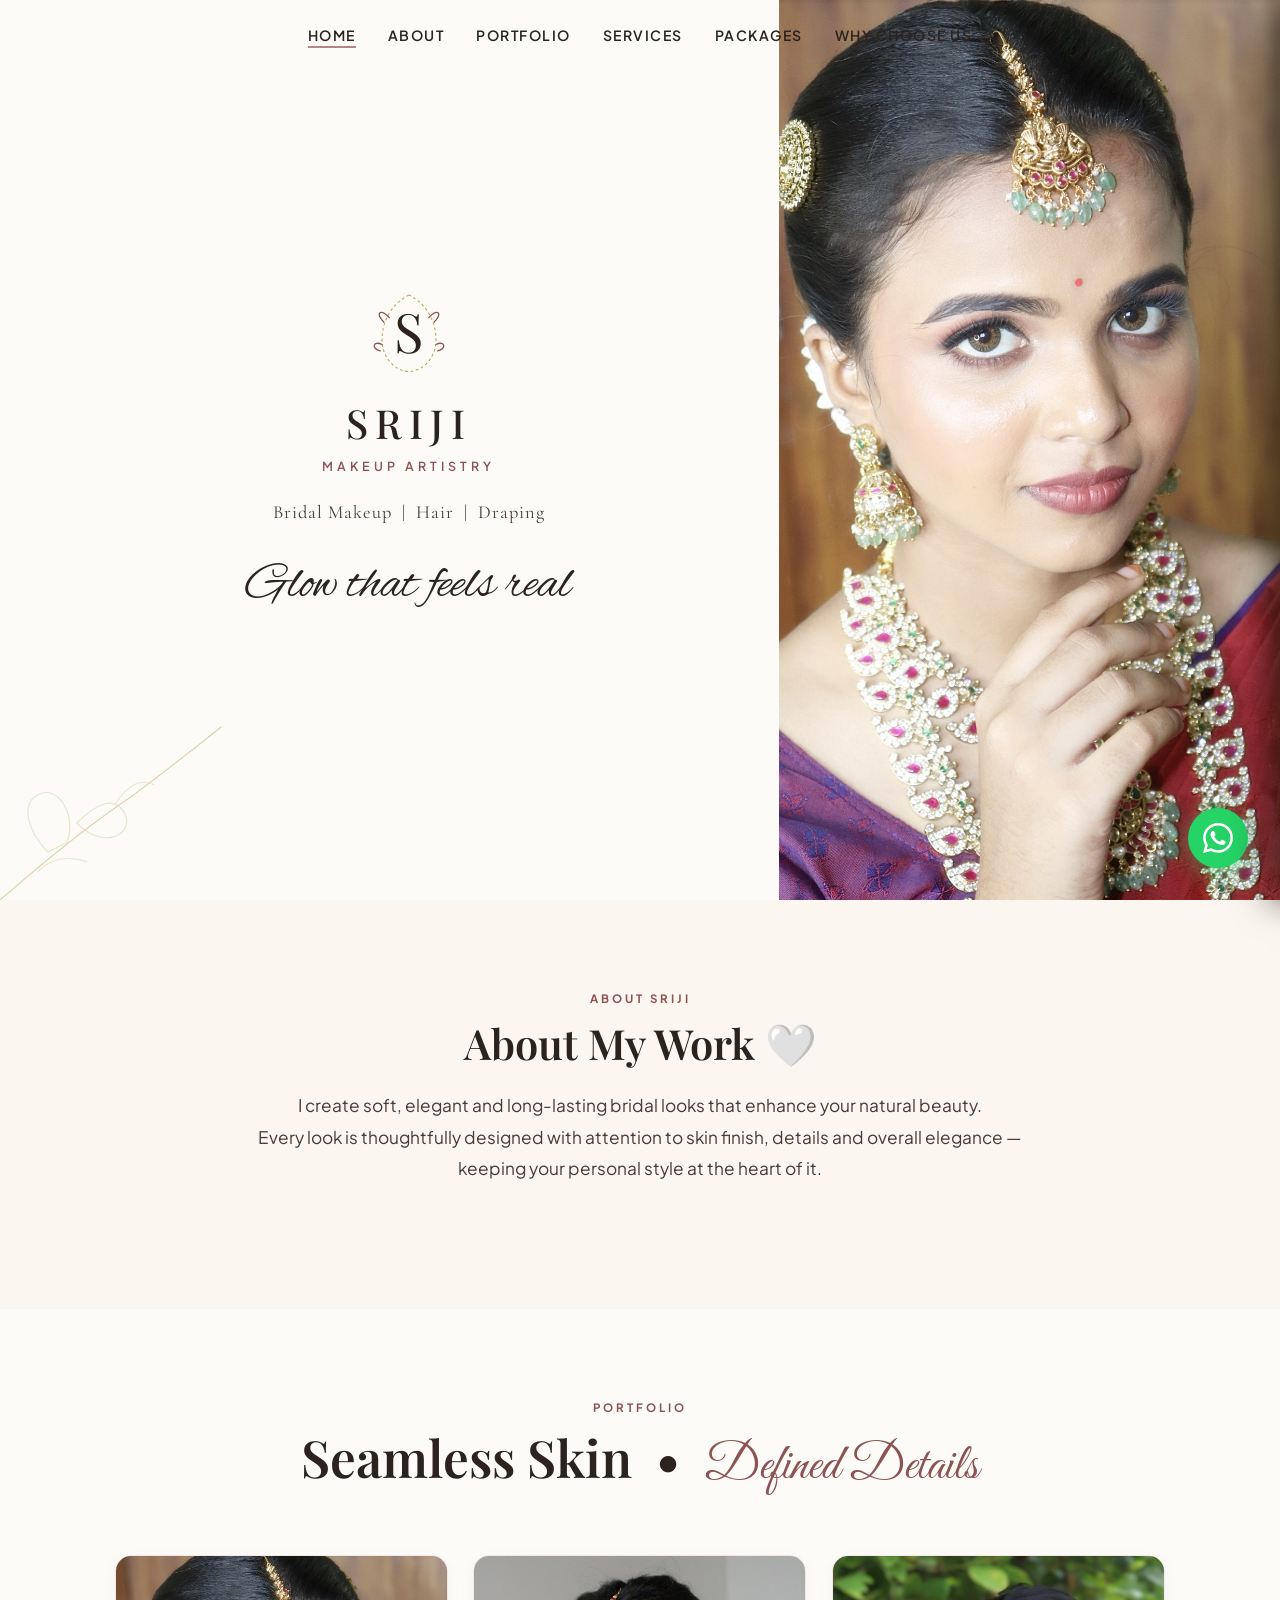
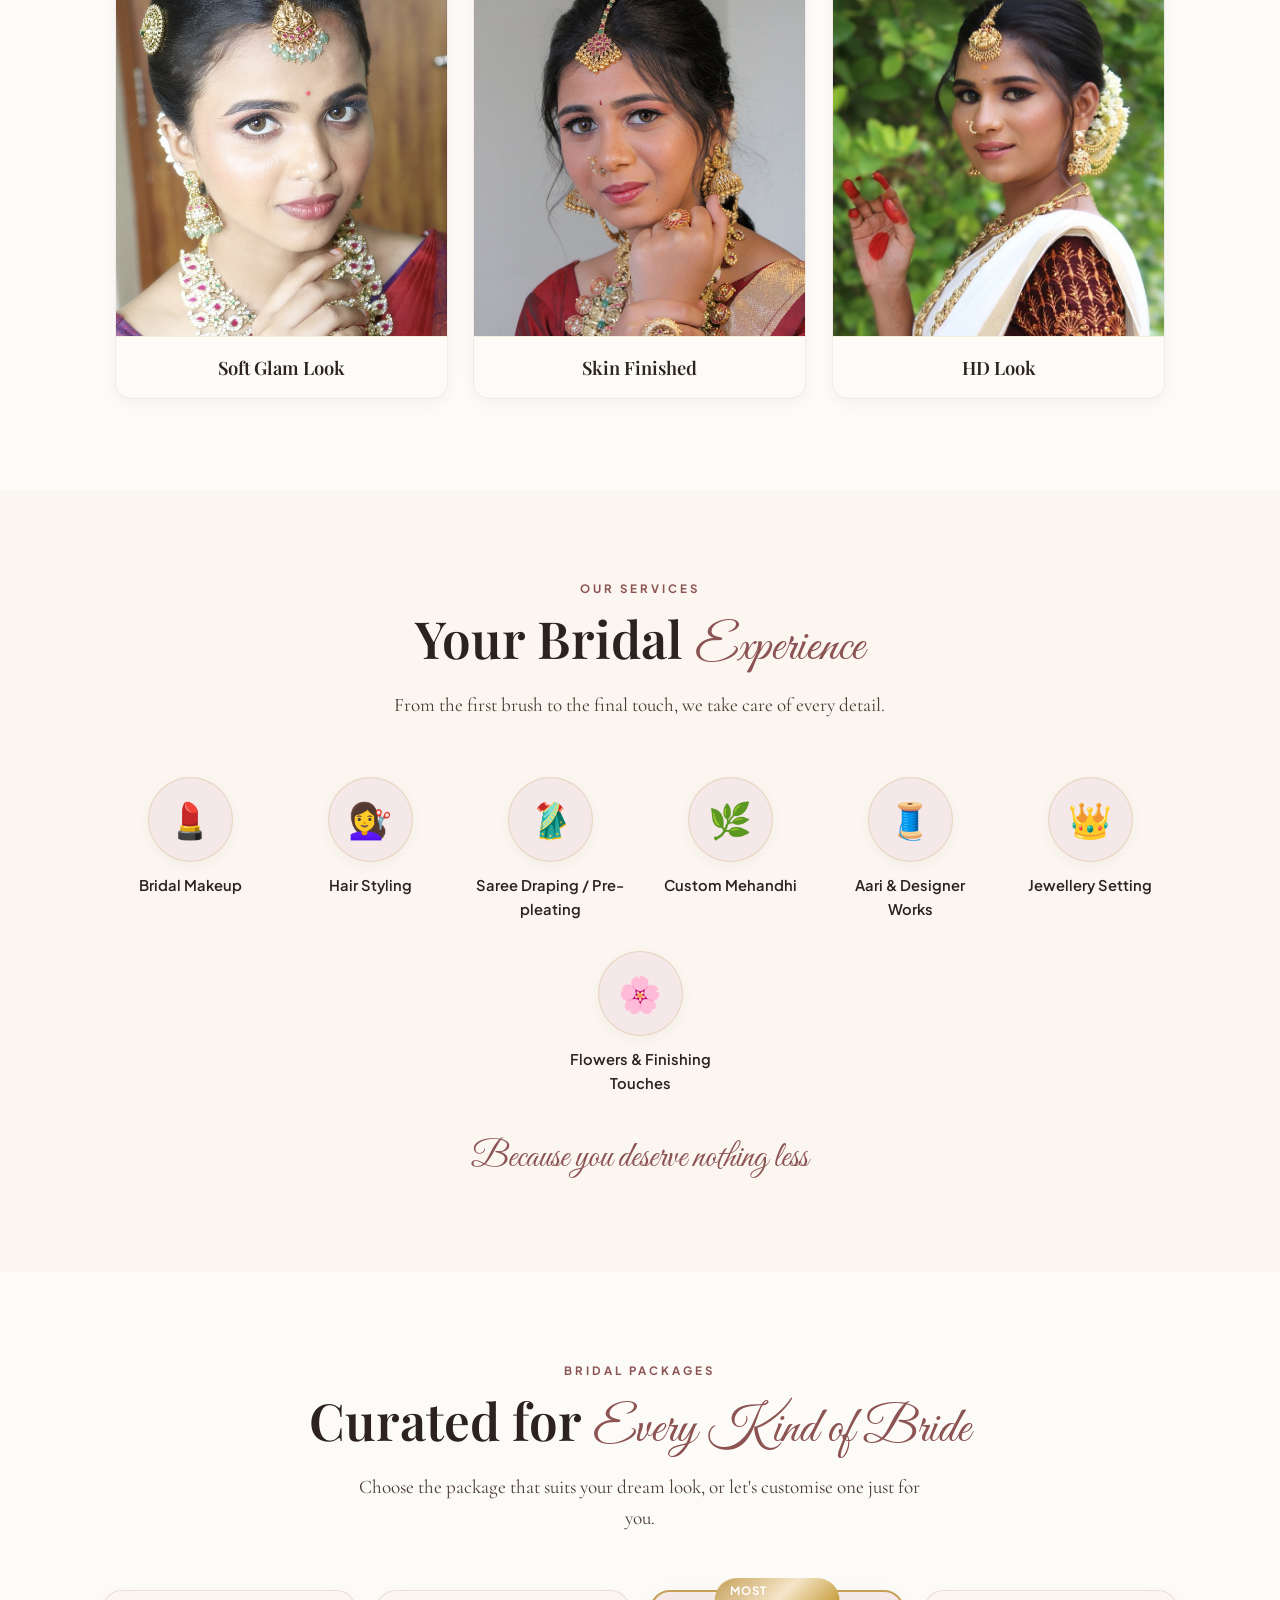
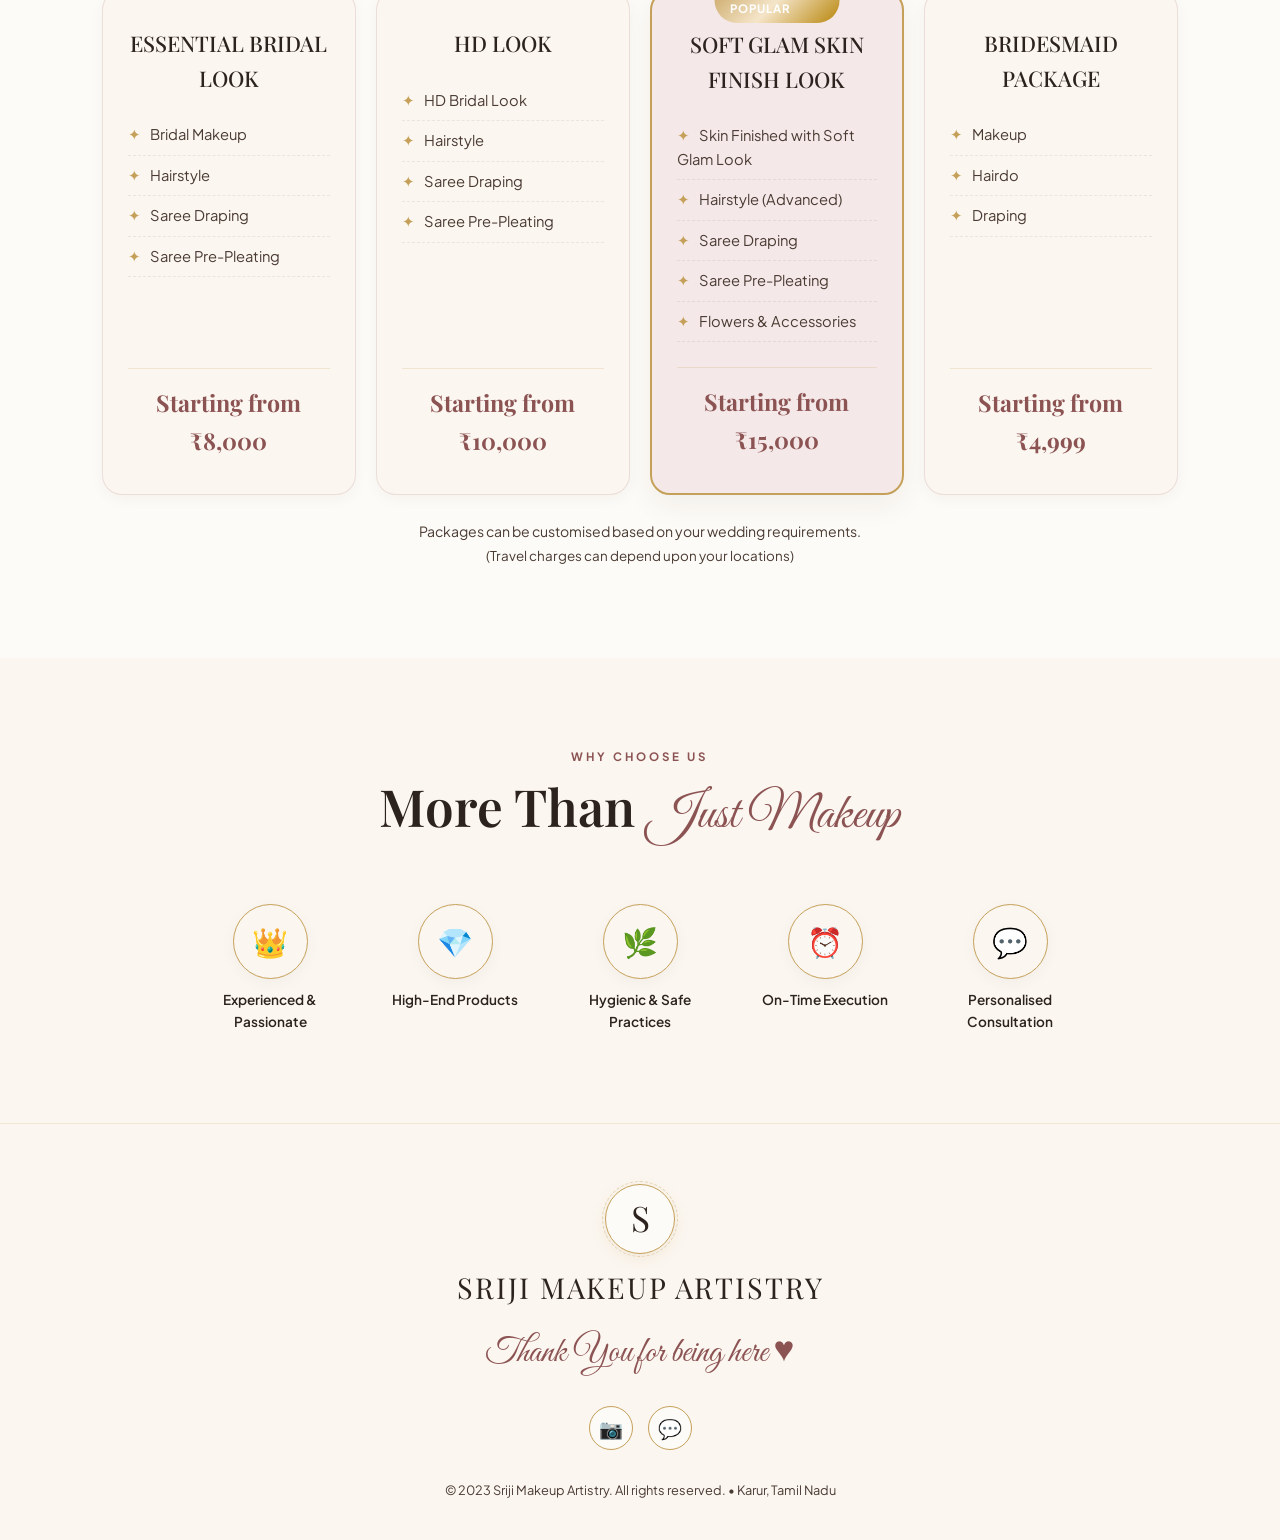
<file: index.html>
<!DOCTYPE html>
<html lang="en">

<head>
  <meta charset="UTF-8">
  <meta name="viewport" content="width=device-width, initial-scale=1.0">
  <title>Sriji Makeup Artistry – Luxury Bridal Studio</title>
  <!-- Google Fonts Import -->
  <link rel="preconnect" href="https://fonts.googleapis.com">
  <link rel="preconnect" href="https://fonts.gstatic.com" crossorigin>
  <link href="https://fonts.googleapis.com/css2?family=Alex+Brush&family=Cormorant+Garamond:ital,wght@0,300;0,400;0,500;0,600;0,700;1,400;1,600&family=Great+Vibes&family=Playfair+Display:ital,wght@0,400;0,500;0,600;0,700;1,400;1,700&family=Plus+Jakarta+Sans:wght@300;400;500;600;700&display=swap" rel="stylesheet">
  <!-- External Design System Stylesheet -->
  <link rel="stylesheet" href="css/style.css">
</head>

<body>

  <!-- SCROLL PROGRESS INDICATOR -->
  <div class="scroll-progress-bar" id="scrollProgressBar"></div>

  <!-- MOBILE SIDEBAR OVERLAY & DRAWER -->
  <div class="mobile-overlay" id="mobileOverlay" onclick="closeMobileMenu()"></div>
  <div class="mobile-sidebar" id="mobileMenu">
    <div class="mobile-sidebar-header">
      <div class="brand-monogram-badge">
        <div class="monogram-seal">
          <span class="initials">S</span>
        </div>
        <div class="monogram-text">Sriji <span>Artistry</span></div>
      </div>
      <button class="mobile-close" onclick="closeMobileMenu()" aria-label="Close Menu">✕</button>
    </div>

    <div class="mobile-sidebar-body">
      <span class="script-tagline" style="font-size: 1.5rem; text-align: center; color: var(--gold-light);">Explore Studio</span>
      <ul class="mobile-nav-list">
        <li><a href="#home" onclick="closeMobileMenu()">✦ Home</a></li>
        <li><a href="#about" onclick="closeMobileMenu()">✦ About</a></li>
        <li><a href="#portfolio" onclick="closeMobileMenu()">✦ Portfolio</a></li>
        <li><a href="#services" onclick="closeMobileMenu()">✦ Services</a></li>
        <li><a href="#packages" onclick="closeMobileMenu()">✦ Packages</a></li>
        <li><a href="#why-us" onclick="closeMobileMenu()">✦ Why Choose Us</a></li>
      </ul>

      <div class="mobile-sidebar-cta">
        <div class="mobile-sidebar-contact">
          <a href="tel:+919043568407">📞 +91 90435 68407</a>
          <a href="https://www.instagram.com/sriji_makeup_artistry?igsh=MXF2bjA5aWFlZTQwaw==" target="_blank">📷 @sriji_makeup_artistry</a>
        </div>
      </div>
    </div>
  </div>

  <!-- STICKY NAVBAR -->
  <nav id="navbar" class="hero-navbar">
    <ul class="nav-links">
      <li><a href="#home" class="nav-item active">Home</a></li>
      <li><a href="#about" class="nav-item">About</a></li>
      <li><a href="#portfolio" class="nav-item">Portfolio</a></li>
      <li><a href="#services" class="nav-item">Services</a></li>
      <li><a href="#packages" class="nav-item">Packages</a></li>
      <li><a href="#why-us" class="nav-item">Why Choose Us</a></li>
    </ul>
    <div class="hamburger" onclick="openMobileMenu()">
      <span></span><span></span><span></span>
    </div>
  </nav>

  <!-- 1. HERO SECTION -->
  <section class="hero" id="home">
    <div class="hero-left">
      <!-- Monogram Emblem S with Botanical Leaves -->
      <div class="hero-brand-emblem reveal reveal-up">
        <div class="monogram-s-icon">
          <svg viewBox="0 0 100 100" class="botanical-s-leaf">
            <path d="M 50 10 C 30 20, 20 40, 20 60 C 20 80, 35 95, 50 95 C 65 95, 80 80, 80 60 C 80 40, 70 20, 50 10 Z" fill="none" stroke="#C5A059" stroke-width="1.2" stroke-dasharray="3,3"/>
            <path d="M 28 35 C 18 25, 12 30, 22 40 M 72 35 C 82 25, 88 30, 78 40 M 20 65 C 10 60, 8 70, 18 72 M 80 65 C 90 60, 92 70, 82 72" fill="none" stroke="#8C5353" stroke-width="1.5" stroke-linecap="round"/>
          </svg>
          <span class="letter-s">S</span>
        </div>
        <h1 class="hero-brand-name">SRIJI</h1>
        <div class="hero-brand-tag">MAKEUP ARTISTRY</div>
      </div>

      <!-- Subtitle category -->
      <div class="hero-category-text reveal reveal-up" data-delay="100">
        Bridal Makeup &nbsp;|&nbsp; Hair &nbsp;|&nbsp; Draping
      </div>

      <!-- Cursive Tagline -->
      <div class="hero-cursive-lines reveal reveal-up" data-delay="200">
        <span>Glow that feels real</span>
      </div>

      <!-- Botanical Line Art (Bottom Left Corner) -->
      <div class="hero-botanical-bottom-left">
        <svg viewBox="0 0 250 250" fill="none" stroke="#C5A059" stroke-width="1.2" stroke-linecap="round">
          <path d="M 0 250 Q 80 180 140 140 Q 180 110 230 70" />
          <path d="M 50 200 C 30 180 20 150 40 140 C 60 130 80 160 70 190 Z" opacity="0.6"/>
          <path d="M 80 170 C 100 150 120 140 130 160 C 140 180 110 200 80 170 Z" opacity="0.6"/>
          <path d="M 40 220 Q 60 200 90 210" opacity="0.5"/>
          <path d="M 120 150 Q 140 120 160 130" opacity="0.5"/>
        </svg>
      </div>
    </div>

    <div class="hero-right reveal reveal-zoom">
      <img src="image/bride1.png" alt="Sriji Bridal Portrait">
    </div>
  </section>

  <!-- 2. ABOUT SRIJI -->
  <section id="about" style="padding: 90px 8%; background: var(--bg-nude-soft); position: relative;">
    <div style="max-width: 900px; margin: 0 auto; text-align: center;" class="reveal reveal-up">
      <span class="section-tag-caps">ABOUT SRIJI</span>
      <h2 style="font-family: var(--font-serif-primary); font-size: clamp(1.8rem, 4vw, 2.6rem); color: var(--color-espresso); margin-bottom: 20px; line-height: 1.3;">About My Work 🤍</h2>
      <p style="font-size: 1.08rem; color: var(--color-espresso-medium); max-width: 780px; margin: 0 auto 35px; line-height: 1.8;">
        I create soft, elegant and long-lasting bridal looks that enhance your natural beauty.<br>
        Every look is thoughtfully designed with attention to skin finish, details and overall elegance — keeping your personal style at the heart of it.
      </p>
    </div>
  </section>

  <!-- 3. PORTFOLIO -->
  <section id="portfolio" style="padding: 90px 8%; background: var(--bg-cream);">
    <div class="section-header reveal reveal-up">
      <span class="section-tag-caps">PORTFOLIO</span>
      <h2 class="section-title">Seamless Skin &nbsp;•&nbsp; <em>Defined Details</em></h2>
    </div>

    <div class="portfolio-grid-6" style="max-width: 1050px; margin: 35px auto 0;">
      <div class="portfolio-card reveal reveal-up" data-delay="100">
        <img src="image/bride1.png" alt="Soft Glam Look">
        <div class="portfolio-card-info">
          <h4>Soft Glam Look</h4>
        </div>
      </div>
      <div class="portfolio-card reveal reveal-up" data-delay="200">
        <img src="image/bride2.png" alt="Skin Finished">
        <div class="portfolio-card-info">
          <h4>Skin Finished</h4>
        </div>
      </div>
      <div class="portfolio-card reveal reveal-up" data-delay="300">
        <img src="image/bride3.png" alt="HD Look">
        <div class="portfolio-card-info">
          <h4>HD Look</h4>
        </div>
      </div>
    </div>
  </section>

  <!-- 4. OUR SERVICES -->
  <section id="services" style="padding: 90px 8%; background: var(--bg-nude-soft);">
    <div class="section-header reveal reveal-up">
      <span class="section-tag-caps">OUR SERVICES</span>
      <h2 class="section-title">Your Bridal <em>Experience</em></h2>
      <p class="section-sub">From the first brush to the final touch, we take care of every detail.</p>
    </div>

    <div class="round-services-row">
      <div class="round-service-item reveal reveal-up" data-delay="100">
        <div class="round-icon-circle">💄</div>
        <div class="round-service-title">Bridal Makeup</div>
      </div>
      <div class="round-service-item reveal reveal-up" data-delay="150">
        <div class="round-icon-circle">💇‍♀️</div>
        <div class="round-service-title">Hair Styling</div>
      </div>
      <div class="round-service-item reveal reveal-up" data-delay="200">
        <div class="round-icon-circle">🥻</div>
        <div class="round-service-title">Saree Draping / Pre-pleating</div>
      </div>
      <div class="round-service-item reveal reveal-up" data-delay="250">
        <div class="round-icon-circle">🌿</div>
        <div class="round-service-title">Custom Mehandhi</div>
      </div>
      <div class="round-service-item reveal reveal-up" data-delay="300">
        <div class="round-icon-circle">🧵</div>
        <div class="round-service-title">Aari & Designer Works</div>
      </div>
      <div class="round-service-item reveal reveal-up" data-delay="350">
        <div class="round-icon-circle">👑</div>
        <div class="round-service-title">Jewellery Setting</div>
      </div>
      <div class="round-service-item reveal reveal-up" data-delay="400">
        <div class="round-icon-circle">🌸</div>
        <div class="round-service-title">Flowers & Finishing Touches</div>
      </div>
    </div>

    <div style="text-align: center; margin-top: 35px;" class="reveal reveal-up">
      <span class="script-tagline" style="font-size: 2.2rem; color: var(--color-muted-rose);">Because you deserve nothing less</span>
    </div>
  </section>

  <!-- 5. BRIDAL PACKAGES -->
  <section id="packages" style="padding: 90px 8%; background: var(--bg-cream);">
    <div class="section-header reveal reveal-up">
      <span class="section-tag-caps">BRIDAL PACKAGES</span>
      <h2 class="section-title">Curated for <em>Every Kind of Bride</em></h2>
      <p class="section-sub">Choose the package that suits your dream look, or let's customise one just for you.</p>
    </div>

    <div class="packages-grid-4">
      <!-- 1. ESSENTIAL BRIDAL LOOK -->
      <div class="pkg-nude-card reveal reveal-up" data-delay="100">
        <h3>ESSENTIAL BRIDAL LOOK</h3>
        <ul>
          <li>Bridal Makeup</li>
          <li>Hairstyle</li>
          <li>Saree Draping</li>
          <li>Saree Pre-Pleating</li>
        </ul>
        <div class="pkg-price-tag">Starting from ₹8,000</div>
      </div>

      <!-- 2. HD LOOK -->
      <div class="pkg-nude-card reveal reveal-up" data-delay="200">
        <h3>HD LOOK</h3>
        <ul>
          <li>HD Bridal Look</li>
          <li>Hairstyle</li>
          <li>Saree Draping</li>
          <li>Saree Pre-Pleating</li>
        </ul>
        <div class="pkg-price-tag">Starting from ₹10,000</div>
      </div>

      <!-- 3. SOFT GLAM SKIN FINISH LOOK (Most Popular) -->
      <div class="pkg-nude-card popular reveal reveal-up" data-delay="300">
        <div class="popular-badge">Most Popular</div>
        <h3>SOFT GLAM SKIN FINISH LOOK</h3>
        <ul>
          <li>Skin Finished with Soft Glam Look</li>
          <li>Hairstyle (Advanced)</li>
          <li>Saree Draping</li>
          <li>Saree Pre-Pleating</li>
          <li>Flowers & Accessories</li>
        </ul>
        <div class="pkg-price-tag">Starting from ₹15,000</div>
      </div>

      <!-- 4. BRIDESMAID PACKAGE -->
      <div class="pkg-nude-card reveal reveal-up" data-delay="400">
        <h3>BRIDESMAID PACKAGE</h3>
        <ul>
          <li>Makeup</li>
          <li>Hairdo</li>
          <li>Draping</li>
        </ul>
        <div class="pkg-price-tag">Starting from ₹4,999</div>
      </div>
    </div>

    <p style="text-align: center; font-size: 0.88rem; color: var(--color-espresso-medium); margin-top: 25px; line-height: 1.7;" class="reveal reveal-up">
      Packages can be customised based on your wedding requirements.<br>
      <span style="font-size: 0.84rem;">(Travel charges can depend upon your locations)</span>
    </p>
  </section>

  <!-- 6. WHY CHOOSE US -->
  <section id="why-us" style="padding: 90px 8%; background: var(--bg-nude-soft);">
    <div class="section-header reveal reveal-up">
      <span class="section-tag-caps">WHY CHOOSE US</span>
      <h2 class="section-title">More Than <em>Just Makeup</em></h2>
    </div>

    <div class="features-badge-row">
      <div class="feature-badge-item reveal reveal-up" data-delay="100">
        <div class="badge-circle-icon">👑</div>
        <div class="badge-title">Experienced & Passionate</div>
      </div>
      <div class="feature-badge-item reveal reveal-up" data-delay="200">
        <div class="badge-circle-icon">💎</div>
        <div class="badge-title">High-End Products</div>
      </div>
      <div class="feature-badge-item reveal reveal-up" data-delay="300">
        <div class="badge-circle-icon">🌿</div>
        <div class="badge-title">Hygienic & Safe Practices</div>
      </div>
      <div class="feature-badge-item reveal reveal-up" data-delay="400">
        <div class="badge-circle-icon">⏰</div>
        <div class="badge-title">On-Time Execution</div>
      </div>
      <div class="feature-badge-item reveal reveal-up" data-delay="500">
        <div class="badge-circle-icon">💬</div>
        <div class="badge-title">Personalised Consultation</div>
      </div>
    </div>
  </section>

  <!-- 7. FOOTER -->
  <footer class="footer-thankyou" id="footer">
    <div class="monogram-seal-s" style="margin-bottom: 10px;">S</div>
    <div class="brand-title">SRIJI MAKEUP ARTISTRY</div>
    <div class="cursive-thank">Thank You for being here ♥</div>
    
    <div class="social-buttons-row" style="margin-bottom: 30px;">
      <a href="https://www.instagram.com/sriji_makeup_artistry?igsh=MXF2bjA5aWFlZTQwaw==" target="_blank" class="social-btn-circle" title="Instagram">📷</a>
      <a href="https://wa.me/919043568407" target="_blank" class="social-btn-circle" title="WhatsApp">💬</a>
    </div>

    <div style="font-size: 0.8rem; color: var(--color-espresso-medium);">
      © 2023 Sriji Makeup Artistry. All rights reserved. • Karur, Tamil Nadu
    </div>
  </footer>

  <!-- WHATSAPP FLOATING BUTTON -->
  <a href="https://wa.me/919043568407" class="wa-float" target="_blank" title="Chat on WhatsApp">
    <svg viewBox="0 0 24 24" xmlns="http://www.w3.org/2000/svg">
      <path d="M17.472 14.382c-.297-.149-1.758-.867-2.03-.967-.273-.099-.471-.148-.67.15-.197.297-.767.966-.94 1.164-.173.199-.347.223-.644.075-.297-.15-1.255-.463-2.39-1.475-.883-.788-1.48-1.761-1.653-2.059-.173-.297-.018-.458.13-.606.134-.133.298-.347.446-.52.149-.174.198-.298.298-.497.099-.198.05-.371-.025-.52-.075-.149-.669-1.612-.916-2.207-.242-.579-.487-.5-.669-.51-.173-.008-.371-.01-.57-.01-.198 0-.52.074-.792.372-.272.297-1.04 1.016-1.04 2.479 0 1.462 1.065 2.875 1.213 3.074.149.198 2.096 3.2 5.077 4.487.709.306 1.262.489 1.694.625.712.227 1.36.195 1.871.118.571-.085 1.758-.719 2.006-1.413.248-.694.248-1.289.173-1.413-.074-.124-.272-.198-.57-.347m-5.421 7.403h-.004a9.87 9.87 0 01-5.031-1.378l-.361-.214-3.741.982.998-3.648-.235-.374a9.86 9.86 0 01-1.51-5.26c.001-5.45 4.436-9.884 9.888-9.884 2.64 0 5.122 1.03 6.988 2.898a9.825 9.825 0 012.893 6.994c-.003 5.45-4.437 9.884-9.885 9.884m8.413-18.297A11.815 11.815 0 0012.05 0C5.495 0 .16 5.335.157 11.892c0 2.096.547 4.142 1.588 5.945L.057 24l6.305-1.654a11.882 11.882 0 005.683 1.448h.005c6.554 0 11.89-5.335 11.893-11.893a11.821 11.821 0 00-3.48-8.413Z" />
    </svg>
  </a>

  <!-- SCRIPTS -->
  <script>
    function openMobileMenu() {
      document.getElementById('mobileMenu').classList.add('open');
      document.getElementById('mobileOverlay').classList.add('open');
      document.body.classList.add('menu-open');
    }

    function closeMobileMenu() {
      document.getElementById('mobileMenu').classList.remove('open');
      document.getElementById('mobileOverlay').classList.remove('open');
      document.body.classList.remove('menu-open');
    }

    // Scroll Progress Indicator & Navbar Scrolled State
    window.addEventListener('scroll', () => {
      const winScroll = document.body.scrollTop || document.documentElement.scrollTop;
      const height = document.documentElement.scrollHeight - document.documentElement.clientHeight;
      const scrolled = (winScroll / height) * 100;
      document.getElementById('scrollProgressBar').style.width = scrolled + '%';

      const nav = document.getElementById('navbar');
      if (window.scrollY > 60) {
        nav.classList.add('scrolled');
      } else {
        nav.classList.remove('scrolled');
      }
    });

    // Intersection Observer for Reveal Animations
    const observerOptions = {
      root: null,
      threshold: 0.12,
      rootMargin: '0px 0px -40px 0px'
    };

    const observer = new IntersectionObserver((entries) => {
      entries.forEach(e => {
        if (e.isIntersecting) {
          const delay = e.target.getAttribute('data-delay') || 0;
          setTimeout(() => {
            e.target.classList.add('visible');
          }, delay);
        }
      });
    }, observerOptions);

    document.querySelectorAll('.reveal').forEach(el => observer.observe(el));
  </script>
</body>

</html>
</file>
<file: css/style.css>
/* ==========================================================================
   Sriji Makeup Artistry - Luxury Design System & Motion Animations
   ========================================================================== */

@import url('https://fonts.googleapis.com/css2?family=Alex+Brush&family=Cormorant+Garamond:ital,wght@0,300;0,400;0,500;0,600;0,700;1,400;1,600&family=Great+Vibes&family=Playfair+Display:ital,wght@0,400;0,500;0,600;0,700;1,400;1,700&family=Plus+Jakarta+Sans:wght@300;400;500;600;700&display=swap');

:root {
  /* Primary Color Palette matching Reference Image */
  --bg-cream: #FDFBF7;           /* Ivory Cream main background */
  --bg-nude-soft: #FBF6F0;       /* Soft Nude Rose light background */
  --bg-nude-rose: #F4E8E8;       /* Soft Nude Rose card fill & accent */
  --color-espresso: #2D231E;     /* Deep Espresso primary dark text */
  --color-espresso-medium: #4A3B33; /* Soft Espresso secondary text */
  --color-muted-rose: #8C5353;   /* Muted Rose accent color */
  --color-muted-rose-dark: #6D3D3D;
  --color-muted-rose-light: #B88585;
  
  /* Champagne Gold Accents */
  --gold-base: #D4AF37;
  --gold-champagne: #C5A059;
  --gold-light: #E6C687;
  --gold-pale: #F5E5C9;
  --gold-dark: #B8860B;
  --gold-gradient: linear-gradient(135deg, #C5A059 0%, #F5E5C9 50%, #B8860B 100%);
  --gold-gradient-soft: linear-gradient(135deg, rgba(197, 160, 89, 0.15), rgba(245, 229, 201, 0.3));

  /* Typography Variables */
  --font-serif-primary: 'Playfair Display', Georgia, serif;
  --font-serif-secondary: 'Cormorant Garamond', Georgia, serif;
  --font-script-primary: 'Great Vibes', cursive;
  --font-script-secondary: 'Alex Brush', cursive;
  --font-body: 'Plus Jakarta Sans', -apple-system, BlinkMacSystemFont, sans-serif;

  /* Soft Elevation & Shadows */
  --shadow-sm: 0 4px 15px rgba(45, 35, 30, 0.04);
  --shadow-md: 0 10px 30px rgba(45, 35, 30, 0.06);
  --shadow-lg: 0 20px 40px rgba(45, 35, 30, 0.12);
  --shadow-glow-gold: 0 0 25px rgba(197, 160, 89, 0.3);
  --shadow-glow-rose: 0 10px 25px rgba(140, 83, 83, 0.25);

  /* Subtle Borders */
  --border-nude: 1px solid #F4E8E8;
  --border-subtle-rose: 1px solid rgba(140, 83, 83, 0.18);
  --border-subtle-gold: 1px solid rgba(197, 160, 89, 0.3);
  --border-espresso-subtle: 1px solid rgba(45, 35, 30, 0.1);

  /* Border Radii */
  --radius-pill: 9999px;
  --radius-card: 20px;
  --radius-badge: 50px;
}

/* RESET & CORE STYLES */
* {
  margin: 0;
  padding: 0;
  box-sizing: border-box;
}

html {
  scroll-behavior: smooth;
}

body {
  background: var(--bg-cream);
  color: var(--color-espresso);
  font-family: var(--font-body);
  overflow-x: hidden;
  line-height: 1.6;
  -webkit-font-smoothing: antialiased;
}

body.menu-open {
  overflow: hidden;
}

/* SCROLL READING PROGRESS BAR */
.scroll-progress-bar {
  position: fixed;
  top: 0;
  left: 0;
  height: 3px;
  background: var(--gold-gradient);
  z-index: 1001;
  width: 0%;
  transition: width 0.1s ease-out;
  box-shadow: 0 0 10px rgba(212, 175, 55, 0.7);
}

/* SCROLLBAR */
::-webkit-scrollbar {
  width: 8px;
}

::-webkit-scrollbar-track {
  background: var(--bg-cream);
}

::-webkit-scrollbar-thumb {
  background: var(--color-muted-rose-light);
  border-radius: 4px;
}

::-webkit-scrollbar-thumb:hover {
  background: var(--color-muted-rose);
}

/* TYPOGRAPHY HELPERS */
h1, h2, .font-serif-main {
  font-family: var(--font-serif-primary);
  font-weight: 600;
  color: var(--color-espresso);
}

h3, h4, .font-serif-sub {
  font-family: var(--font-serif-secondary);
  font-weight: 500;
}

.script-tagline {
  font-family: var(--font-script-primary);
  font-size: clamp(1.6rem, 3vw, 2.4rem);
  color: var(--color-muted-rose);
  display: block;
  margin-bottom: -4px;
  font-weight: 400;
}

.script-subtitle {
  font-family: var(--font-script-secondary);
  font-size: clamp(1.4rem, 2.5vw, 1.8rem);
  color: var(--gold-champagne);
  font-weight: 400;
}

/* BRAND MONOGRAM LOGO BADGE */
.brand-monogram-badge {
  display: inline-flex;
  align-items: center;
  gap: 12px;
  text-decoration: none;
}

.monogram-seal {
  width: 46px;
  height: 46px;
  border-radius: 50%;
  border: 1.5px solid var(--gold-champagne);
  position: relative;
  display: flex;
  align-items: center;
  justify-content: center;
  background: radial-gradient(circle, var(--bg-cream) 60%, var(--bg-nude-rose) 100%);
  box-shadow: var(--shadow-sm);
  transition: all 0.4s cubic-bezier(0.175, 0.885, 0.32, 1.275);
  flex-shrink: 0;
}

.monogram-seal::before {
  content: '';
  position: absolute;
  inset: 2px;
  border-radius: 50%;
  border: 1px dashed rgba(197, 160, 89, 0.5);
}

.monogram-seal svg {
  position: absolute;
  inset: 0;
  width: 100%;
  height: 100%;
  pointer-events: none;
  stroke: var(--gold-champagne);
  animation: spinSlow 30s linear infinite;
}

.monogram-seal .initials {
  font-family: var(--font-serif-primary);
  font-size: 0.95rem;
  font-weight: 700;
  color: var(--color-muted-rose);
  letter-spacing: 1px;
}

.monogram-text {
  font-family: var(--font-serif-primary);
  font-size: 1.15rem;
  font-weight: 600;
  color: var(--bg-cream);
  letter-spacing: 0.5px;
}

.monogram-text span {
  font-family: var(--font-script-primary);
  color: var(--gold-light);
  font-weight: 400;
  font-size: 1.35rem;
  margin-left: 4px;
}

.brand-monogram-badge:hover .monogram-seal {
  transform: rotate(15deg) scale(1.08);
  border-color: var(--color-muted-rose);
  box-shadow: var(--shadow-glow-gold);
}

/* HERO BRAND SEAL (PROMINENT FLOATING MOTION) */
.hero-monogram-seal {
  width: 84px;
  height: 84px;
  border-radius: 50%;
  border: 2px solid var(--gold-champagne);
  position: relative;
  display: flex;
  flex-direction: column;
  align-items: center;
  justify-content: center;
  background: radial-gradient(circle, #3D2F28 0%, var(--color-espresso) 100%);
  margin-bottom: 24px;
  box-shadow: 0 10px 25px rgba(0,0,0,0.3), var(--shadow-glow-gold);
  padding: 6px;
  animation: floatSlow 4s ease-in-out infinite, pulseGlow 3s ease-in-out infinite;
  transition: transform 0.4s ease;
}

.hero-monogram-seal:hover {
  transform: scale(1.08) rotate(8deg);
}

.hero-monogram-seal::after {
  content: '';
  position: absolute;
  inset: 3px;
  border-radius: 50%;
  border: 1px solid rgba(226, 198, 135, 0.4);
}

.hero-monogram-seal .letters {
  font-family: var(--font-serif-primary);
  font-size: 1.55rem;
  color: var(--gold-pale);
  letter-spacing: 2px;
  line-height: 1;
  font-weight: 700;
}

.hero-monogram-seal .sub {
  font-family: var(--font-script-secondary);
  font-size: 0.85rem;
  color: var(--gold-light);
  margin-top: 2px;
}

/* BOTANICAL VECTOR LINE GRAPHICS & BREATHING ANIMATION */
.botanical-divider {
  display: flex;
  align-items: center;
  justify-content: center;
  gap: 16px;
  margin: 16px 0;
}

.botanical-divider .line {
  height: 1px;
  width: 60px;
  background: linear-gradient(to right, transparent, var(--gold-champagne), transparent);
  transition: width 0.6s ease;
}

.botanical-divider svg {
  width: 32px;
  height: 32px;
  fill: none;
  stroke: var(--color-muted-rose);
  stroke-width: 1.5;
  stroke-linecap: round;
  stroke-linejoin: round;
  animation: botanicalBreathe 4s ease-in-out infinite;
}

/* NAVIGATION */
nav {
  position: fixed;
  top: 0;
  left: 0;
  right: 0;
  z-index: 1000;
  padding: 16px 6%;
  display: flex;
  align-items: center;
  justify-content: space-between;
  background: rgba(45, 35, 30, 0.92);
  backdrop-filter: blur(14px);
  border-bottom: 1px solid rgba(197, 160, 89, 0.3);
  transition: all 0.4s cubic-bezier(0.25, 0.8, 0.25, 1);
}

nav.scrolled {
  padding: 12px 6%;
  background: rgba(45, 35, 30, 0.97);
  box-shadow: 0 8px 30px rgba(0, 0, 0, 0.35);
}

.nav-links {
  display: flex;
  gap: 32px;
  list-style: none;
}

.nav-links a {
  color: var(--gold-pale);
  font-family: var(--font-body);
  font-size: 0.85rem;
  font-weight: 500;
  text-decoration: none;
  letter-spacing: 1.5px;
  text-transform: uppercase;
  transition: color 0.3s;
  position: relative;
  padding-bottom: 4px;
}

.nav-links a::after {
  content: '';
  position: absolute;
  bottom: 0;
  left: 50%;
  width: 0;
  height: 2px;
  background: var(--color-muted-rose-light);
  transition: all 0.3s ease;
  transform: translateX(-50%);
}

.nav-links a.active,
.nav-links a:hover {
  color: var(--bg-cream);
}

.nav-links a.active::after,
.nav-links a:hover::after {
  width: 100%;
}

/* PILL BUTTONS WITH SHIMMER FLARE MOTION */
.btn-pill {
  display: inline-flex;
  align-items: center;
  justify-content: center;
  gap: 10px;
  padding: 12px 32px;
  border-radius: var(--radius-pill);
  font-family: var(--font-body);
  font-size: 0.85rem;
  font-weight: 600;
  letter-spacing: 1.2px;
  text-transform: uppercase;
  text-decoration: none;
  cursor: pointer;
  position: relative;
  overflow: hidden;
  transition: all 0.35s cubic-bezier(0.25, 0.8, 0.25, 1);
  border: 1px solid transparent;
}

.btn-pill::after {
  content: '';
  position: absolute;
  top: -50%;
  left: -60%;
  width: 50%;
  height: 200%;
  background: linear-gradient(
    to right,
    rgba(255, 255, 255, 0) 0%,
    rgba(255, 255, 255, 0.4) 50%,
    rgba(255, 255, 255, 0) 100%
  );
  transform: rotate(30deg);
  transition: all 0.7s ease;
  pointer-events: none;
}

.btn-pill:hover::after {
  left: 140%;
}

.btn-primary {
  background: var(--color-muted-rose);
  color: var(--bg-cream);
  border-color: var(--gold-champagne);
  box-shadow: var(--shadow-glow-rose);
}

.btn-primary:hover {
  background: var(--color-muted-rose-dark);
  color: #FFFFFF;
  transform: translateY(-3px) scale(1.02);
  box-shadow: 0 12px 28px rgba(140, 83, 83, 0.4);
  border-color: var(--gold-pale);
}

.btn-gold {
  background: var(--gold-gradient);
  color: var(--color-espresso);
  border-color: var(--gold-light);
  box-shadow: var(--shadow-glow-gold);
}

.btn-gold:hover {
  background: linear-gradient(135deg, #F5E5C9 0%, #C5A059 100%);
  transform: translateY(-3px) scale(1.02);
  box-shadow: 0 14px 32px rgba(197, 160, 89, 0.45);
}

.btn-outline-gold {
  background: transparent;
  border-color: var(--gold-champagne);
  color: var(--gold-light);
}

.btn-outline-gold:hover {
  background: rgba(197, 160, 89, 0.15);
  border-color: var(--gold-light);
  color: var(--bg-cream);
  transform: translateY(-2px);
}

.btn-outline-rose {
  background: transparent;
  border-color: var(--color-muted-rose);
  color: var(--color-muted-rose);
}

.btn-outline-rose:hover {
  background: var(--bg-nude-rose);
  transform: translateY(-2px);
}

.hamburger {
  display: none;
  flex-direction: column;
  gap: 5px;
  cursor: pointer;
  padding: 5px;
}

.hamburger span {
  width: 26px;
  height: 2px;
  background: var(--gold-champagne);
  border-radius: 2px;
  transition: all 0.3s;
}

/* ==========================================================================
   MOBILE SIDEBAR DRAWER & OVERLAY (LUXURY BACKDROP)
   ========================================================================== */

.mobile-overlay {
  position: fixed;
  inset: 0;
  background: rgba(0, 0, 0, 0.65);
  backdrop-filter: blur(5px);
  z-index: 1999;
  opacity: 0;
  visibility: hidden;
  transition: opacity 0.4s ease, visibility 0.4s ease;
}

.mobile-overlay.open {
  opacity: 1;
  visibility: visible;
}

.mobile-sidebar {
  position: fixed;
  top: 0;
  right: 0;
  bottom: 0;
  width: 85%;
  max-width: 340px;
  background: var(--color-espresso);
  z-index: 2000;
  display: flex;
  flex-direction: column;
  transform: translateX(100%);
  transition: transform 0.4s cubic-bezier(0.16, 1, 0.3, 1);
  box-shadow: -10px 0 35px rgba(0, 0, 0, 0.6), var(--shadow-glow-gold);
  border-left: 1px solid rgba(197, 160, 89, 0.35);
}

.mobile-sidebar.open {
  transform: translateX(0);
}

.mobile-sidebar-header {
  padding: 20px 24px;
  display: flex;
  align-items: center;
  justify-content: space-between;
  border-bottom: 1px solid rgba(197, 160, 89, 0.2);
}

.mobile-close {
  background: rgba(140, 83, 83, 0.25);
  border: 1px solid var(--gold-champagne);
  color: var(--gold-pale);
  width: 36px;
  height: 36px;
  border-radius: 50%;
  font-size: 1.1rem;
  cursor: pointer;
  display: flex;
  align-items: center;
  justify-content: center;
  transition: all 0.3s ease;
}

.mobile-close:hover {
  background: var(--color-muted-rose);
  color: #FFFFFF;
  transform: rotate(90deg);
}

.mobile-sidebar-body {
  padding: 28px 24px;
  display: flex;
  flex-direction: column;
  flex: 1;
  overflow-y: auto;
}

.mobile-nav-list {
  list-style: none;
  margin: 20px 0 28px;
}

.mobile-nav-list li {
  margin-bottom: 8px;
}

.mobile-nav-list a {
  display: flex;
  align-items: center;
  gap: 12px;
  padding: 13px 18px;
  color: var(--gold-pale);
  font-family: var(--font-serif-secondary);
  font-size: 1.25rem;
  text-decoration: none;
  border-radius: 12px;
  transition: all 0.3s ease;
  border: 1px solid transparent;
}

.mobile-nav-list a:hover,
.mobile-nav-list a:active {
  background: rgba(197, 160, 89, 0.15);
  color: var(--bg-cream);
  border-color: rgba(197, 160, 89, 0.35);
  transform: translateX(6px);
}

.mobile-sidebar-cta {
  margin-top: auto;
  padding-top: 24px;
  border-top: 1px solid rgba(197, 160, 89, 0.2);
}

.mobile-sidebar-contact {
  display: flex;
  flex-direction: column;
  gap: 8px;
  margin-top: 20px;
  text-align: center;
}

.mobile-sidebar-contact a {
  color: #B5A490;
  font-size: 0.84rem;
  text-decoration: none;
  transition: color 0.3s;
}

.mobile-sidebar-contact a:hover {
  color: var(--gold-light);
}

/* ==========================================================================
   EXACT HERO RECREATION (Matching media_1789310191456.jpg)
   ========================================================================== */

.hero-navbar {
  background: transparent;
  backdrop-filter: none;
  border-bottom: none;
  justify-content: center;
  padding: 22px 5%;
}

.hero-navbar.scrolled {
  background: rgba(45, 35, 30, 0.95);
  backdrop-filter: blur(12px);
  border-bottom: 1px solid rgba(197, 160, 89, 0.3);
  padding: 14px 5%;
}

.hero-navbar .nav-links a {
  color: var(--color-espresso);
  font-weight: 600;
  font-size: 0.88rem;
  letter-spacing: 1.5px;
}

.hero-navbar.scrolled .nav-links a {
  color: var(--gold-pale);
}

.hero {
  min-height: 100vh;
  display: flex;
  background: var(--bg-cream);
  position: relative;
  overflow: hidden;
}

.hero-left {
  flex: 1.1;
  display: flex;
  flex-direction: column;
  justify-content: center;
  align-items: center;
  text-align: center;
  padding: 100px 5% 60px 8%;
  position: relative;
  z-index: 2;
}

.hero-right {
  flex: 0.9;
  position: relative;
  min-height: 100vh;
}

.hero-right img {
  width: 100%;
  height: 100%;
  object-fit: cover;
  object-position: center top;
  display: block;
}

/* Monogram Emblem S with Botanical Leaves */
.hero-brand-emblem {
  display: flex;
  flex-direction: column;
  align-items: center;
  margin-bottom: 22px;
}

.monogram-s-icon {
  width: 90px;
  height: 90px;
  position: relative;
  display: flex;
  align-items: center;
  justify-content: center;
  margin-bottom: 10px;
}

.botanical-s-leaf {
  position: absolute;
  inset: 0;
  width: 100%;
  height: 100%;
}

.letter-s {
  font-family: var(--font-serif-primary);
  font-size: 3.4rem;
  font-weight: 400;
  color: var(--color-espresso);
  line-height: 1;
  z-index: 2;
}

.hero-brand-name {
  font-family: var(--font-serif-primary);
  font-size: 2.5rem;
  letter-spacing: 7px;
  color: var(--color-espresso);
  margin-top: 5px;
  font-weight: 500;
}

.hero-brand-tag {
  font-family: var(--font-body);
  font-size: 0.78rem;
  letter-spacing: 4px;
  color: var(--color-muted-rose);
  font-weight: 600;
  margin-top: 2px;
}

/* Category line */
.hero-category-text {
  font-family: var(--font-serif-secondary);
  font-size: 1.15rem;
  color: var(--color-espresso-medium);
  letter-spacing: 1px;
  margin-bottom: 25px;
}

/* Cursive 3-Line Tagline */
.hero-cursive-lines {
  font-family: 'Alex Brush', 'Great Vibes', cursive;
  font-size: clamp(2.4rem, 4vw, 3.2rem);
  line-height: 1.3;
  color: var(--color-espresso);
  display: flex;
  flex-direction: column;
  gap: 2px;
  margin-bottom: 35px;
}

/* DM Button */
.btn-hero-dm {
  display: inline-block;
  background: var(--color-muted-rose-dark);
  color: #FFFFFF;
  font-family: var(--font-body);
  font-size: 0.92rem;
  font-weight: 600;
  padding: 14px 42px;
  border-radius: 9999px;
  text-decoration: none;
  box-shadow: 0 8px 22px rgba(109, 61, 61, 0.28);
  transition: all 0.35s ease;
  letter-spacing: 0.5px;
}

.btn-hero-dm:hover {
  background: var(--color-espresso);
  color: #FFFFFF;
  transform: translateY(-3px) scale(1.02);
  box-shadow: 0 12px 28px rgba(45, 35, 30, 0.35);
}

/* Bottom Left Botanical Flower Corner */
.hero-botanical-bottom-left {
  position: absolute;
  bottom: 0;
  left: 0;
  width: 240px;
  height: 240px;
  pointer-events: none;
  opacity: 0.45;
  z-index: 1;
}

@media (max-width: 992px) {
  .hero {
    flex-direction: column;
  }
  .hero-left {
    padding: 100px 6% 40px;
  }
  .hero-right {
    min-height: 450px;
    height: 450px;
  }
}
}

.hero-sub {
  font-family: var(--font-serif-secondary);
  font-size: 1.25rem;
  color: var(--gold-pale);
  line-height: 1.8;
  margin-bottom: 36px;
  max-width: 520px;
}

.hero-btns {
  display: flex;
  gap: 16px;
  flex-wrap: wrap;
}

.hero-stats {
  display: flex;
  gap: 36px;
  margin-top: 48px;
  padding-top: 32px;
  border-top: 1px solid rgba(197, 160, 89, 0.2);
}

.stat {
  text-align: left;
}

.stat-num {
  font-family: var(--font-serif-primary);
  font-size: 2.1rem;
  color: var(--gold-light);
  line-height: 1;
  font-weight: 700;
}

.stat-label {
  font-size: 0.75rem;
  color: var(--gold-pale);
  letter-spacing: 2px;
  text-transform: uppercase;
  margin-top: 6px;
}

.hero-right {
  position: relative;
  overflow: hidden;
}

.hero-img-grid {
  display: grid;
  grid-template-columns: 1fr 1fr;
  grid-template-rows: 1fr 1fr;
  height: 100%;
  gap: 8px;
  padding: 16px;
}

.hero-img-grid img {
  width: 100%;
  height: 100%;
  object-fit: cover;
  object-position: top;
  border-radius: 16px;
  filter: brightness(0.92);
  transition: transform 0.6s cubic-bezier(0.16, 1, 0.3, 1), filter 0.6s ease, box-shadow 0.6s ease;
  border: 1px solid rgba(197, 160, 89, 0.3);
}

.hero-img-grid img:hover {
  filter: brightness(1.05);
  transform: scale(1.03) translateY(-4px);
  box-shadow: 0 16px 36px rgba(0,0,0,0.4), var(--shadow-glow-gold);
}

.hero-img-grid img:first-child {
  grid-row: span 2;
}

/* SECTION COMMON STYLES */
.section-header {
  text-align: center;
  margin-bottom: 56px;
  position: relative;
}

.section-tag {
  display: inline-block;
  font-family: var(--font-body);
  font-size: 0.75rem;
  font-weight: 600;
  letter-spacing: 3px;
  color: var(--color-muted-rose);
  text-transform: uppercase;
  background: var(--bg-nude-rose);
  padding: 6px 18px;
  border-radius: var(--radius-pill);
  margin-bottom: 12px;
  border: var(--border-subtle-rose);
}

.section-title {
  font-family: var(--font-serif-primary);
  font-size: clamp(2.2rem, 4vw, 3.2rem);
  color: var(--color-espresso);
  line-height: 1.25;
}

.section-title em {
  font-family: var(--font-script-primary);
  color: var(--color-muted-rose);
  font-style: normal;
  font-weight: 400;
}

.section-sub {
  font-family: var(--font-serif-secondary);
  font-size: 1.2rem;
  color: var(--color-espresso-medium);
  margin-top: 10px;
  max-width: 580px;
  margin-left: auto;
  margin-right: auto;
}

/* SERVICES SECTION */
.services {
  padding: 100px 6%;
  background: var(--bg-nude-soft);
  position: relative;
}

.services-grid {
  display: grid;
  grid-template-columns: repeat(auto-fit, minmax(220px, 1fr));
  gap: 24px;
}

.service-card {
  background: var(--bg-cream);
  border: var(--border-subtle-rose);
  border-radius: var(--radius-card);
  padding: 36px 28px;
  text-align: center;
  transition: all 0.4s cubic-bezier(0.25, 0.8, 0.25, 1);
  position: relative;
  overflow: hidden;
  box-shadow: var(--shadow-md);
}

.service-card::after {
  content: '';
  position: absolute;
  bottom: 0;
  left: 0;
  right: 0;
  height: 3.5px;
  background: var(--gold-gradient);
  opacity: 0;
  transition: opacity 0.4s ease;
}

.service-card:hover {
  transform: translateY(-8px);
  box-shadow: var(--shadow-lg), var(--shadow-glow-gold);
  border-color: var(--gold-champagne);
}

.service-card:hover::after {
  opacity: 1;
}

.service-icon-wrap {
  width: 64px;
  height: 64px;
  border-radius: 50%;
  background: var(--bg-nude-rose);
  border: var(--border-subtle-gold);
  display: flex;
  align-items: center;
  justify-content: center;
  font-size: 1.8rem;
  margin: 0 auto 20px;
  transition: transform 0.4s ease, background 0.4s ease;
}

.service-card:hover .service-icon-wrap {
  transform: scale(1.12) rotate(8deg);
  background: var(--gold-gradient-soft);
}

.service-name {
  font-family: var(--font-serif-secondary);
  font-size: 1.35rem;
  color: var(--color-espresso);
  font-weight: 600;
}

/* GALLERY SECTION */
.gallery {
  padding: 100px 6%;
  background: var(--bg-cream);
}

.gallery-grid {
  columns: 4;
  column-gap: 16px;
  margin-top: 30px;
}

.gallery-item {
  break-inside: avoid;
  margin-bottom: 16px;
  overflow: hidden;
  border-radius: 16px;
  position: relative;
  cursor: pointer;
  border: 1px solid rgba(140, 83, 83, 0.15);
  box-shadow: var(--shadow-sm);
  transition: all 0.4s cubic-bezier(0.16, 1, 0.3, 1);
}

.gallery-item:hover {
  border-color: var(--gold-champagne);
  box-shadow: var(--shadow-lg), 0 0 25px rgba(197, 160, 89, 0.35);
  transform: translateY(-6px) scale(1.01);
}

.gallery-item img {
  width: 100%;
  display: block;
  transition: transform 0.7s ease, filter 0.7s ease;
  aspect-ratio: 3/4;
  object-fit: cover;
  object-position: top;
}

.gallery-item:hover img {
  transform: scale(1.07);
  filter: brightness(0.9);
}

.gallery-item::after {
  content: '✦';
  position: absolute;
  inset: 0;
  display: flex;
  align-items: center;
  justify-content: center;
  font-size: 2.2rem;
  color: var(--gold-pale);
  opacity: 0;
  background: rgba(45, 35, 30, 0.4);
  backdrop-filter: blur(3px);
  transition: opacity 0.4s ease;
}

.gallery-item:hover::after {
  opacity: 1;
}

/* PACKAGES SECTION */
.packages {
  padding: 100px 6%;
  background: var(--color-espresso);
  color: var(--bg-cream);
  position: relative;
}

.packages .section-tag {
  background: rgba(140, 83, 83, 0.3);
  color: var(--gold-pale);
  border-color: rgba(197, 160, 89, 0.4);
}

.packages .section-title {
  color: var(--bg-cream);
}

.packages .section-title em {
  color: var(--gold-light);
}

.packages .section-sub {
  color: var(--gold-pale);
}

.pkg-tabs {
  display: flex;
  gap: 12px;
  justify-content: center;
  flex-wrap: wrap;
  margin-bottom: 50px;
}

.pkg-tab {
  background: transparent;
  border: 1px solid rgba(197, 160, 89, 0.4);
  color: var(--gold-pale);
  padding: 10px 26px;
  border-radius: var(--radius-pill);
  cursor: pointer;
  font-family: var(--font-body);
  font-size: 0.82rem;
  font-weight: 600;
  letter-spacing: 1px;
  text-transform: uppercase;
  transition: all 0.35s ease;
}

.pkg-tab.active,
.pkg-tab:hover {
  background: var(--color-muted-rose);
  color: #FFFFFF;
  border-color: var(--gold-champagne);
  box-shadow: var(--shadow-glow-rose);
  transform: translateY(-2px);
}

.pkg-section {
  display: none;
}

.pkg-section.active {
  display: grid;
  grid-template-columns: repeat(auto-fit, minmax(270px, 1fr));
  gap: 24px;
  animation: fadeUp 0.6s cubic-bezier(0.16, 1, 0.3, 1);
}

.pkg-card {
  background: rgba(253, 251, 247, 0.05);
  border: 1px solid rgba(197, 160, 89, 0.3);
  border-radius: var(--radius-card);
  padding: 36px 30px;
  position: relative;
  overflow: hidden;
  transition: all 0.4s ease;
  backdrop-filter: blur(8px);
}

.pkg-card:hover {
  border-color: var(--gold-light);
  transform: translateY(-8px);
  box-shadow: 0 18px 45px rgba(0, 0, 0, 0.45), var(--shadow-glow-gold);
}

.pkg-card.featured {
  border-color: var(--gold-champagne);
  background: rgba(197, 160, 89, 0.1);
}

.pkg-card.featured::before {
  content: '★ Most Popular';
  position: absolute;
  top: 16px;
  right: -24px;
  background: var(--gold-gradient);
  color: var(--color-espresso);
  font-size: 0.68rem;
  font-weight: 700;
  letter-spacing: 1px;
  padding: 4px 30px;
  transform: rotate(45deg);
  box-shadow: 0 4px 10px rgba(0,0,0,0.3);
}

.pkg-name {
  font-family: var(--font-serif-primary);
  font-size: 1.4rem;
  color: var(--gold-pale);
  margin-bottom: 12px;
}

.pkg-includes {
  list-style: none;
  margin-bottom: 28px;
}

.pkg-includes li {
  color: #E2D3BE;
  font-size: 0.9rem;
  padding: 9px 0;
  border-bottom: 1px solid rgba(255, 255, 255, 0.08);
  display: flex;
  align-items: center;
  gap: 12px;
}

.pkg-includes li::before {
  content: '✦';
  color: var(--gold-light);
  font-size: 0.75rem;
  flex-shrink: 0;
}

.pkg-book {
  display: block;
  text-align: center;
  background: transparent;
  border: 1px solid var(--gold-champagne);
  color: var(--gold-pale);
  padding: 12px;
  border-radius: var(--radius-pill);
  text-decoration: none;
  font-size: 0.82rem;
  font-weight: 600;
  letter-spacing: 1.2px;
  text-transform: uppercase;
  transition: all 0.35s ease;
}

.pkg-book:hover {
  background: var(--color-muted-rose);
  color: #FFFFFF;
  border-color: var(--gold-pale);
  box-shadow: var(--shadow-glow-rose);
}

/* SPECIAL PACKAGES (MEHANDI & AARI) */
.special-packages {
  padding: 80px 6%;
  background: var(--bg-nude-soft);
  border-top: var(--border-subtle-rose);
  border-bottom: var(--border-subtle-rose);
}

.special-packages-grid {
  display: grid;
  grid-template-columns: 1fr 1fr;
  gap: 36px;
  max-width: 960px;
  margin: 0 auto;
}

.special-box {
  background: var(--bg-cream);
  border: var(--border-subtle-rose);
  border-radius: var(--radius-card);
  padding: 40px 36px;
  box-shadow: var(--shadow-md);
  transition: all 0.4s ease;
}

.special-box:hover {
  transform: translateY(-6px);
  box-shadow: var(--shadow-lg);
  border-color: var(--gold-champagne);
}

.special-box h3 {
  font-family: var(--font-serif-primary);
  font-size: 1.4rem;
  color: var(--color-espresso);
  margin-bottom: 20px;
  border-bottom: 1px solid var(--bg-nude-rose);
  padding-bottom: 14px;
  display: flex;
  align-items: center;
  gap: 12px;
}

.special-box ul {
  list-style: none;
  margin-bottom: 24px;
}

.special-box ul li {
  color: var(--color-espresso-medium);
  font-size: 0.92rem;
  padding: 10px 0;
  border-bottom: 1px solid rgba(140, 83, 83, 0.1);
  display: flex;
  align-items: flex-start;
  gap: 12px;
  line-height: 1.6;
}

.special-box ul li::before {
  content: '✦';
  color: var(--color-muted-rose);
  font-size: 0.75rem;
  margin-top: 4px;
  flex-shrink: 0;
}

/* ABOUT SECTION */
.about {
  padding: 100px 6%;
  display: grid;
  grid-template-columns: 1fr 1fr;
  gap: 80px;
  align-items: center;
  background: var(--bg-cream);
}

.about-imgs {
  display: grid;
  grid-template-columns: 1fr 1fr;
  gap: 16px;
  position: relative;
}

.about-imgs img {
  width: 100%;
  border-radius: 16px;
  object-fit: cover;
  object-position: top;
  border: 1px solid rgba(197, 160, 89, 0.3);
  box-shadow: var(--shadow-md);
  transition: transform 0.5s ease;
}

.about-imgs img:hover {
  transform: scale(1.03);
}

.about-imgs img:first-child {
  height: 400px;
}

.about-imgs img:last-child {
  height: 400px;
  margin-top: 40px;
}

.about-desc {
  font-family: var(--font-serif-secondary);
  font-size: 1.15rem;
  color: var(--color-espresso-medium);
  line-height: 1.85;
  margin: 24px 0 32px;
}

.about-feature {
  display: flex;
  align-items: flex-start;
  gap: 16px;
  margin-bottom: 22px;
  transition: transform 0.3s ease;
}

.about-feature:hover {
  transform: translateX(6px);
}

.about-feature-icon {
  width: 46px;
  height: 46px;
  border: 1px solid var(--gold-champagne);
  background: var(--bg-nude-rose);
  border-radius: 50%;
  display: flex;
  align-items: center;
  justify-content: center;
  font-size: 1.1rem;
  flex-shrink: 0;
  color: var(--color-muted-rose);
}

.about-feature-text strong {
  display: block;
  font-size: 0.95rem;
  color: var(--color-espresso);
  font-family: var(--font-body);
}

.about-feature-text span {
  font-size: 0.85rem;
  color: var(--color-espresso-medium);
}

/* CONTACT SECTION */
.contact {
  padding: 100px 6%;
  background: var(--color-espresso);
  color: var(--bg-cream);
}

.contact-grid {
  display: grid;
  grid-template-columns: 1fr 1fr;
  gap: 64px;
  align-items: start;
}

.contact-info .section-title {
  color: var(--bg-cream);
  text-align: left;
}

.contact-info .section-tag {
  background: rgba(140, 83, 83, 0.3);
  color: var(--gold-pale);
  border-color: rgba(197, 160, 89, 0.4);
}

.contact-desc {
  font-family: var(--font-serif-secondary);
  font-size: 1.15rem;
  color: var(--gold-pale);
  line-height: 1.8;
  margin: 24px 0 36px;
}

.contact-item {
  display: flex;
  align-items: center;
  gap: 18px;
  margin-bottom: 20px;
  padding: 18px 24px;
  border: 1px solid rgba(197, 160, 89, 0.25);
  border-radius: 14px;
  background: rgba(253, 251, 247, 0.04);
  transition: all 0.35s ease;
  text-decoration: none;
}

.contact-item:hover {
  border-color: var(--gold-light);
  background: rgba(197, 160, 89, 0.12);
  transform: translateX(8px);
}

.contact-item-icon {
  width: 48px;
  height: 48px;
  background: var(--color-muted-rose);
  border: 1px solid var(--gold-champagne);
  border-radius: 50%;
  display: flex;
  align-items: center;
  justify-content: center;
  font-size: 1.2rem;
  flex-shrink: 0;
}

.contact-item-text strong {
  display: block;
  color: var(--gold-pale);
  font-size: 0.88rem;
  letter-spacing: 0.5px;
}

.contact-item-text span {
  color: #D2C2AD;
  font-size: 0.92rem;
}

.contact-form {
  background: rgba(253, 251, 247, 0.05);
  border: 1px solid rgba(197, 160, 89, 0.3);
  border-radius: var(--radius-card);
  padding: 44px;
  backdrop-filter: blur(10px);
}

.contact-form h3 {
  font-family: var(--font-serif-primary);
  font-size: 1.6rem;
  color: var(--gold-pale);
  margin-bottom: 28px;
}

.form-group {
  margin-bottom: 22px;
}

.form-group label {
  display: block;
  font-size: 0.78rem;
  font-weight: 600;
  letter-spacing: 1.5px;
  color: var(--gold-light);
  text-transform: uppercase;
  margin-bottom: 8px;
}

.form-group input,
.form-group select,
.form-group textarea {
  width: 100%;
  background: rgba(253, 251, 247, 0.07);
  border: 1px solid rgba(197, 160, 89, 0.35);
  color: var(--bg-cream);
  padding: 14px 18px;
  border-radius: 12px;
  font-family: var(--font-body);
  font-size: 0.92rem;
  outline: none;
  transition: all 0.3s ease;
}

.form-group input:focus,
.form-group select:focus,
.form-group textarea:focus {
  border-color: var(--gold-light);
  box-shadow: 0 0 12px rgba(197, 160, 89, 0.35);
}

.form-group select option {
  background: var(--color-espresso);
  color: var(--bg-cream);
}

.form-group textarea {
  height: 110px;
  resize: none;
}

/* MAP SECTION */
.map-wrapper {
  position: relative;
}

.map-wrapper iframe {
  display: block;
  width: 100%;
  height: 440px;
  border: none;
  filter: grayscale(15%) sepia(10%);
}

.map-overlay-card {
  position: absolute;
  top: 50%;
  left: 6%;
  transform: translateY(-50%);
  background: rgba(45, 35, 30, 0.95);
  border: 1px solid var(--gold-champagne);
  border-radius: 16px;
  padding: 32px 36px;
  max-width: 340px;
  backdrop-filter: blur(12px);
  box-shadow: var(--shadow-lg);
}

.map-overlay-card h4 {
  font-family: var(--font-serif-primary);
  color: var(--gold-pale);
  font-size: 1.2rem;
  margin-bottom: 12px;
}

.map-overlay-card p {
  color: #D2C2AD;
  font-size: 0.88rem;
  line-height: 1.6;
}

/* FOOTER */
footer {
  background: var(--color-espresso);
  padding: 80px 6% 36px;
  border-top: 1px solid rgba(197, 160, 89, 0.25);
  color: var(--bg-cream);
}

.footer-grid {
  display: grid;
  grid-template-columns: 2fr 1fr 1fr;
  gap: 64px;
  margin-bottom: 56px;
}

.footer-brand p {
  color: #B5A490;
  font-size: 0.9rem;
  line-height: 1.7;
  margin-top: 16px;
  max-width: 320px;
}

.footer-social {
  display: flex;
  gap: 14px;
  margin-top: 28px;
}

.social-btn {
  width: 42px;
  height: 42px;
  border: 1px solid rgba(197, 160, 89, 0.4);
  border-radius: 50%;
  display: flex;
  align-items: center;
  justify-content: center;
  color: var(--gold-light);
  font-size: 1.1rem;
  text-decoration: none;
  transition: all 0.35s ease;
}

.social-btn:hover {
  background: var(--color-muted-rose);
  color: #FFFFFF;
  border-color: var(--gold-light);
  transform: translateY(-3px) rotate(8deg);
}

.footer-col h5 {
  font-family: var(--font-serif-secondary);
  color: var(--gold-pale);
  font-size: 1.1rem;
  margin-bottom: 20px;
  letter-spacing: 1px;
}

.footer-col ul {
  list-style: none;
}

.footer-col ul li {
  margin-bottom: 12px;
}

.footer-col ul li a {
  color: #B5A490;
  font-size: 0.88rem;
  text-decoration: none;
  transition: color 0.3s;
}

.footer-col ul li a:hover {
  color: var(--gold-light);
}

.footer-bottom {
  border-top: 1px solid rgba(197, 160, 89, 0.2);
  padding-top: 28px;
  display: flex;
  justify-content: space-between;
  align-items: center;
  flex-wrap: wrap;
  gap: 12px;
}

.footer-bottom p {
  color: #8C7A68;
  font-size: 0.82rem;
}

/* WHATSAPP FLOATING BUTTON */
.wa-float {
  position: fixed;
  bottom: 32px;
  right: 32px;
  z-index: 999;
  width: 60px;
  height: 60px;
  background: #25D366;
  border-radius: 50%;
  display: flex;
  align-items: center;
  justify-content: center;
  box-shadow: 0 6px 24px rgba(37, 211, 102, 0.45);
  text-decoration: none;
  animation: pulse 2.5s infinite;
  transition: transform 0.3s ease;
}

.wa-float:hover {
  transform: scale(1.12);
}

.wa-float svg {
  width: 30px;
  height: 30px;
  fill: white;
}

/* ==========================================================================
   SCROLL & MOTION ANIMATION SYSTEM
   ========================================================================== */

@keyframes fadeUp {
  from {
    opacity: 0;
    transform: translateY(30px);
  }
  to {
    opacity: 1;
    transform: translateY(0);
  }
}

@keyframes floatSlow {
  0%, 100% {
    transform: translateY(0);
  }
  50% {
    transform: translateY(-10px);
  }
}

@keyframes pulseGlow {
  0%, 100% {
    box-shadow: 0 0 20px rgba(197, 160, 89, 0.25);
  }
  50% {
    box-shadow: 0 0 35px rgba(197, 160, 89, 0.55);
  }
}

@keyframes spinSlow {
  from {
    transform: rotate(0deg);
  }
  to {
    transform: rotate(360deg);
  }
}

@keyframes botanicalBreathe {
  0%, 100% {
    opacity: 0.7;
    transform: scale(1);
  }
  50% {
    opacity: 1;
    transform: scale(1.08);
  }
}

@keyframes pulse {
  0%, 100% {
    box-shadow: 0 6px 24px rgba(37, 211, 102, 0.45);
  }
  50% {
    box-shadow: 0 6px 36px rgba(37, 211, 102, 0.75);
  }
}

/* Multi-Directional Reveal Scroll Classes */
.reveal {
  opacity: 0;
  transition: opacity 0.85s cubic-bezier(0.16, 1, 0.3, 1), transform 0.85s cubic-bezier(0.16, 1, 0.3, 1);
  will-change: opacity, transform;
}

.reveal-up {
  transform: translateY(40px);
}

.reveal-left {
  transform: translateX(-45px);
}

.reveal-right {
  transform: translateX(45px);
}

.reveal-zoom {
  transform: scale(0.92);
}

.reveal.visible {
  opacity: 1;
  transform: translate(0) scale(1);
}

/* RESPONSIVE MEDIA QUERIES */

@media (max-width: 900px) {
  .hero {
    grid-template-columns: 1fr;
    min-height: auto;
  }
  .hero-left {
    padding: 100px 5% 40px;
  }
  .hero-right {
    height: auto;
    width: 100%;
    padding: 0 5% 48px;
  }
  .hero-img-grid {
    display: grid;
    grid-template-columns: 1.2fr 1fr;
    grid-template-rows: 1fr 1fr;
    height: 340px;
    gap: 8px;
    padding: 0;
  }
  .hero-img-grid img {
    height: 100%;
    border-radius: 14px;
    object-fit: cover;
    object-position: top;
  }
  .hero-img-grid img:first-child {
    grid-row: span 2;
  }

  .about {
    grid-template-columns: 1fr;
    gap: 48px;
  }
  .about-imgs img:first-child,
  .about-imgs img:last-child {
    height: 260px;
    margin-top: 0;
  }
  .contact-grid {
    grid-template-columns: 1fr;
  }
  .footer-grid {
    grid-template-columns: 1fr 1fr;
  }
  .footer-grid > :first-child {
    grid-column: span 2;
  }
  .gallery-grid {
    columns: 3;
  }
  .map-overlay-card {
    display: none;
  }
  .nav-links {
    display: none;
  }
  .hamburger {
    display: flex;
  }
  .special-packages-grid {
    grid-template-columns: 1fr;
  }
}

@media (max-width: 768px) {
  nav {
    padding: 12px 4%;
  }
  .nav-btn-book {
    display: none !important;
  }
  .brand-monogram-badge {
    gap: 8px;
  }
  .monogram-seal {
    width: 38px;
    height: 38px;
  }
  .monogram-seal .initials {
    font-size: 0.8rem;
  }
  .monogram-text {
    font-size: 1rem;
  }
  .monogram-text span {
    font-size: 1.1rem;
  }
}

@media (max-width: 600px) {
  .hero-left {
    padding: 90px 4% 32px;
  }
  .hero h1 {
    font-size: clamp(2.2rem, 8vw, 3rem);
  }
  .hero-sub {
    font-size: 1.05rem;
    margin-bottom: 24px;
  }
  .hero-monogram-seal {
    width: 68px;
    height: 68px;
    margin-bottom: 16px;
  }
  .hero-monogram-seal .letters {
    font-size: 1.25rem;
  }
  
  .hero-stats {
    display: flex;
    justify-content: space-between;
    gap: 8px;
    margin-top: 28px;
    padding-top: 20px;
    width: 100%;
  }
  .stat {
    flex: 1;
    text-align: center;
  }
  .stat-num {
    font-size: 1.45rem;
  }
  .stat-label {
    font-size: 0.65rem;
    letter-spacing: 1px;
  }

  .hero-right {
    padding: 0 4% 40px;
  }
  .hero-img-grid {
    display: grid;
    grid-template-columns: 1.1fr 1fr 1fr;
    grid-template-rows: 1fr;
    height: 220px;
    gap: 8px;
  }
  .hero-img-grid img,
  .hero-img-grid img:first-child {
    grid-row: span 1;
    height: 220px;
    border-radius: 12px;
    object-fit: cover;
    object-position: top;
  }

  .gallery-grid {
    columns: 2;
    column-gap: 10px;
  }
  .gallery-item {
    margin-bottom: 10px;
    border-radius: 12px;
  }

  .footer-grid {
    grid-template-columns: 1fr;
  }
  .footer-grid > :first-child {
    grid-column: span 1;
  }
  .hero-btns {
    flex-direction: column;
  }
  .btn-pill {
    width: 100%;
  }
  .pkg-section.active {
    grid-template-columns: 1fr;
  }
}

@media (max-width: 400px) {
  .monogram-text span {
    display: none;
  }
}

/* ==========================================================================
   12-SECTION REFERENCE LAYOUT STYLES (Matching media_1789308519780.jpg)
   ========================================================================== */

/* Brand Monogram Emblem 'S' */
.monogram-seal-s {
  width: 70px;
  height: 70px;
  border-radius: 50%;
  border: 1px solid var(--gold-champagne);
  display: flex;
  align-items: center;
  justify-content: center;
  font-family: var(--font-serif-primary);
  font-size: 2.2rem;
  color: var(--color-espresso);
  position: relative;
  margin: 0 auto 15px;
  background: var(--bg-cream);
  box-shadow: 0 4px 15px rgba(197, 160, 89, 0.15);
}

.monogram-seal-s::after {
  content: '';
  position: absolute;
  inset: -4px;
  border-radius: 50%;
  border: 1px dashed rgba(197, 160, 89, 0.4);
  animation: spinSlow 35s linear infinite;
}

/* Section Header Badges */
.section-tag-caps {
  font-family: var(--font-body);
  font-size: 0.72rem;
  font-weight: 700;
  letter-spacing: 3px;
  text-transform: uppercase;
  color: var(--color-muted-rose);
  margin-bottom: 8px;
  display: block;
}

/* Botanical Flourish SVG / Line Art Background */
.botanical-bg-corner {
  position: absolute;
  width: 180px;
  height: 180px;
  opacity: 0.25;
  pointer-events: none;
  z-index: 1;
}
.botanical-bg-corner.bottom-left { bottom: 0; left: 0; }
.botanical-bg-corner.bottom-right { bottom: 0; right: 0; transform: scaleX(-1); }

/* 6-Card Portfolio Grid */
.portfolio-grid-6 {
  display: grid;
  grid-template-columns: repeat(3, 1fr);
  gap: 25px;
  margin-top: 35px;
}
.portfolio-card {
  background: var(--bg-nude-rose);
  border-radius: 16px;
  overflow: hidden;
  box-shadow: var(--shadow-sm);
  border: var(--border-nude);
  transition: all 0.35s ease;
  position: relative;
}
.portfolio-card:hover {
  transform: translateY(-8px);
  box-shadow: var(--shadow-md);
  border-color: var(--gold-champagne);
}
.portfolio-card img {
  width: 100%;
  height: 380px;
  aspect-ratio: 4 / 5;
  object-fit: cover;
  object-position: center 15%;
  display: block;
  transition: transform 0.6s ease;
}
.portfolio-card:hover img {
  transform: scale(1.04);
}
.portfolio-card-info {
  padding: 16px 20px;
  text-align: center;
  background: var(--bg-cream);
  border-top: 1px solid rgba(197, 160, 89, 0.15);
}
.portfolio-card-info h4 {
  font-family: var(--font-serif-primary);
  font-size: 1.15rem;
  color: var(--color-espresso);
  font-weight: 600;
}

/* Signature Work Close-Up Collage */
.signature-collage {
  display: grid;
  grid-template-columns: repeat(4, 1fr);
  gap: 15px;
  margin-top: 35px;
}
.signature-item {
  position: relative;
  border-radius: 14px;
  overflow: hidden;
  height: 240px;
  box-shadow: var(--shadow-sm);
}
.signature-item img {
  width: 100%;
  height: 100%;
  object-fit: cover;
  transition: transform 0.5s ease;
}
.signature-item:hover img {
  transform: scale(1.06);
}

/* 5 Round Icon Services Row */
.round-services-row {
  display: flex;
  justify-content: center;
  flex-wrap: wrap;
  gap: 30px;
  margin: 40px 0 25px;
}
.round-service-item {
  display: flex;
  flex-direction: column;
  align-items: center;
  width: 150px;
  text-align: center;
}
.round-icon-circle {
  width: 85px;
  height: 85px;
  border-radius: 50%;
  background: var(--bg-nude-rose);
  border: 1px solid rgba(197, 160, 89, 0.3);
  display: flex;
  align-items: center;
  justify-content: center;
  font-size: 2.2rem;
  margin-bottom: 12px;
  box-shadow: var(--shadow-sm);
  transition: all 0.3s ease;
}
.round-service-item:hover .round-icon-circle {
  transform: translateY(-5px) scale(1.05);
  border-color: var(--gold-champagne);
  box-shadow: var(--shadow-glow-gold);
}
.round-service-title {
  font-family: var(--font-body);
  font-size: 0.92rem;
  font-weight: 600;
  color: var(--color-espresso);
}

/* Nude Pricing Cards Grid (4 Cards) */
.packages-grid-3,
.packages-grid-4 {
  display: grid;
  grid-template-columns: repeat(4, 1fr);
  gap: 20px;
  margin-top: 40px;
}
.pkg-nude-card {
  background: var(--bg-nude-soft);
  border-radius: 20px;
  padding: 35px 25px;
  border: 1px solid rgba(140, 83, 83, 0.15);
  display: flex;
  flex-direction: column;
  position: relative;
  transition: all 0.35s ease;
  box-shadow: var(--shadow-sm);
}
.pkg-nude-card:hover {
  transform: translateY(-6px);
  box-shadow: var(--shadow-md);
  border-color: var(--gold-champagne);
}
.pkg-nude-card.popular {
  background: var(--bg-nude-rose);
  border: 2px solid var(--gold-champagne);
  box-shadow: var(--shadow-md);
}
.popular-badge {
  position: absolute;
  top: -14px;
  left: 50%;
  transform: translateX(-50%);
  background: var(--gold-gradient);
  color: #fff;
  font-size: 0.72rem;
  font-weight: 700;
  text-transform: uppercase;
  padding: 4px 16px;
  border-radius: 50px;
  letter-spacing: 1px;
}
.pkg-nude-card h3 {
  font-family: var(--font-serif-primary);
  font-size: 1.35rem;
  color: var(--color-espresso);
  text-align: center;
  margin-bottom: 20px;
}
.pkg-nude-card ul {
  list-style: none;
  margin-bottom: 25px;
  flex: 1;
}
.pkg-nude-card ul li {
  font-size: 0.92rem;
  padding: 8px 0;
  border-bottom: 1px dashed rgba(45, 35, 30, 0.08);
  color: var(--color-espresso-medium);
}
.pkg-nude-card ul li::before {
  content: '✦ ';
  color: var(--gold-champagne);
  margin-right: 6px;
}
.pkg-price-tag {
  text-align: center;
  font-family: var(--font-serif-primary);
  font-size: 1.45rem;
  font-weight: 700;
  color: var(--color-muted-rose);
  margin-top: auto;
  padding-top: 15px;
  border-top: 1px solid rgba(197, 160, 89, 0.2);
}

/* 4 Testimonial Cards */
.reviews-grid-4 {
  display: grid;
  grid-template-columns: repeat(2, 1fr);
  gap: 25px;
  margin-top: 35px;
}
.review-card-item {
  background: var(--bg-cream);
  border-radius: 16px;
  padding: 25px;
  border: 1px solid rgba(197, 160, 89, 0.15);
  box-shadow: var(--shadow-sm);
  display: flex;
  gap: 18px;
  align-items: flex-start;
}
.review-avatar {
  width: 70px;
  height: 70px;
  border-radius: 50%;
  object-fit: cover;
  border: 2px solid var(--gold-champagne);
  flex-shrink: 0;
}
.review-content {
  flex: 1;
}
.review-quote {
  font-family: var(--font-serif-secondary);
  font-size: 1.02rem;
  font-style: italic;
  color: var(--color-espresso-medium);
  margin-bottom: 10px;
  line-height: 1.5;
}
.review-author {
  font-family: var(--font-body);
  font-size: 0.88rem;
  font-weight: 700;
  color: var(--color-muted-rose);
}

/* 5 Feature Badges (Why Choose Us & About) */
.features-badge-row {
  display: flex;
  justify-content: center;
  flex-wrap: wrap;
  gap: 25px;
  margin-top: 30px;
}
.feature-badge-item {
  display: flex;
  flex-direction: column;
  align-items: center;
  text-align: center;
  width: 160px;
}
.badge-circle-icon {
  width: 75px;
  height: 75px;
  border-radius: 50%;
  background: var(--bg-nude-soft);
  border: 1px solid var(--gold-champagne);
  display: flex;
  align-items: center;
  justify-content: center;
  font-size: 1.8rem;
  margin-bottom: 10px;
  box-shadow: var(--shadow-sm);
}
.badge-title {
  font-family: var(--font-body);
  font-size: 0.85rem;
  font-weight: 600;
  color: var(--color-espresso);
}

/* 3 Consultation Step Icons */
.booking-steps-row {
  display: flex;
  justify-content: center;
  gap: 40px;
  margin: 35px 0;
  flex-wrap: wrap;
}
.step-item {
  display: flex;
  flex-direction: column;
  align-items: center;
  width: 170px;
  text-align: center;
}
.step-icon-wrap {
  width: 70px;
  height: 70px;
  border-radius: 50%;
  background: var(--bg-cream);
  border: 1px solid var(--gold-champagne);
  display: flex;
  align-items: center;
  justify-content: center;
  font-size: 1.7rem;
  margin-bottom: 12px;
  box-shadow: var(--shadow-sm);
}
.step-label {
  font-family: var(--font-body);
  font-size: 0.9rem;
  font-weight: 600;
  color: var(--color-espresso);
}

/* Soft Silk Background Texture */
.section-silk-bg {
  background: linear-gradient(135deg, #FDFBF7 0%, #FBF6F0 50%, #F4E8E8 100%);
  position: relative;
}

/* Footer Signoff */
.footer-thankyou {
  text-align: center;
  padding: 60px 20px 40px;
  background: var(--bg-nude-soft);
  border-top: 1px solid rgba(197, 160, 89, 0.2);
}
.footer-thankyou .brand-title {
  font-family: var(--font-serif-primary);
  font-size: 1.8rem;
  letter-spacing: 2px;
  margin-bottom: 5px;
  color: var(--color-espresso);
}
.footer-thankyou .cursive-thank {
  font-family: var(--font-script-primary);
  font-size: 2.2rem;
  color: var(--color-muted-rose);
  margin: 15px 0 25px;
}
.social-buttons-row {
  display: flex;
  justify-content: center;
  gap: 15px;
}
.social-btn-circle {
  width: 44px;
  height: 44px;
  border-radius: 50%;
  border: 1px solid var(--gold-champagne);
  background: var(--bg-cream);
  display: flex;
  align-items: center;
  justify-content: center;
  color: var(--color-espresso);
  font-size: 1.2rem;
  text-decoration: none;
  transition: all 0.3s ease;
}
.social-btn-circle:hover {
  background: var(--gold-champagne);
  color: #fff;
  transform: translateY(-3px);
}

/* Responsive Media Queries for 12 Sections */
@media (max-width: 992px) {
  .portfolio-grid-6 {
    grid-template-columns: repeat(2, 1fr);
  }
  .signature-collage {
    grid-template-columns: repeat(2, 1fr);
  }
  .packages-grid-3,
  .packages-grid-4 {
    grid-template-columns: repeat(2, 1fr);
    gap: 20px;
  }
  .reviews-grid-4 {
    grid-template-columns: 1fr;
  }
}

@media (max-width: 600px) {
  .portfolio-grid-6 {
    grid-template-columns: 1fr;
  }
  .packages-grid-3,
  .packages-grid-4 {
    grid-template-columns: 1fr;
    max-width: 440px;
    margin-left: auto;
    margin-right: auto;
  }
  .signature-collage {
    grid-template-columns: repeat(2, 1fr);
    gap: 10px;
  }
  .signature-item {
    height: 160px;
  }
  .round-services-row {
    gap: 15px;
  }
  .round-service-item {
    width: 100px;
  }
  .round-icon-circle {
    width: 65px;
    height: 65px;
    font-size: 1.7rem;
  }
  .round-service-title {
    font-size: 0.78rem;
  }
}
</file>
